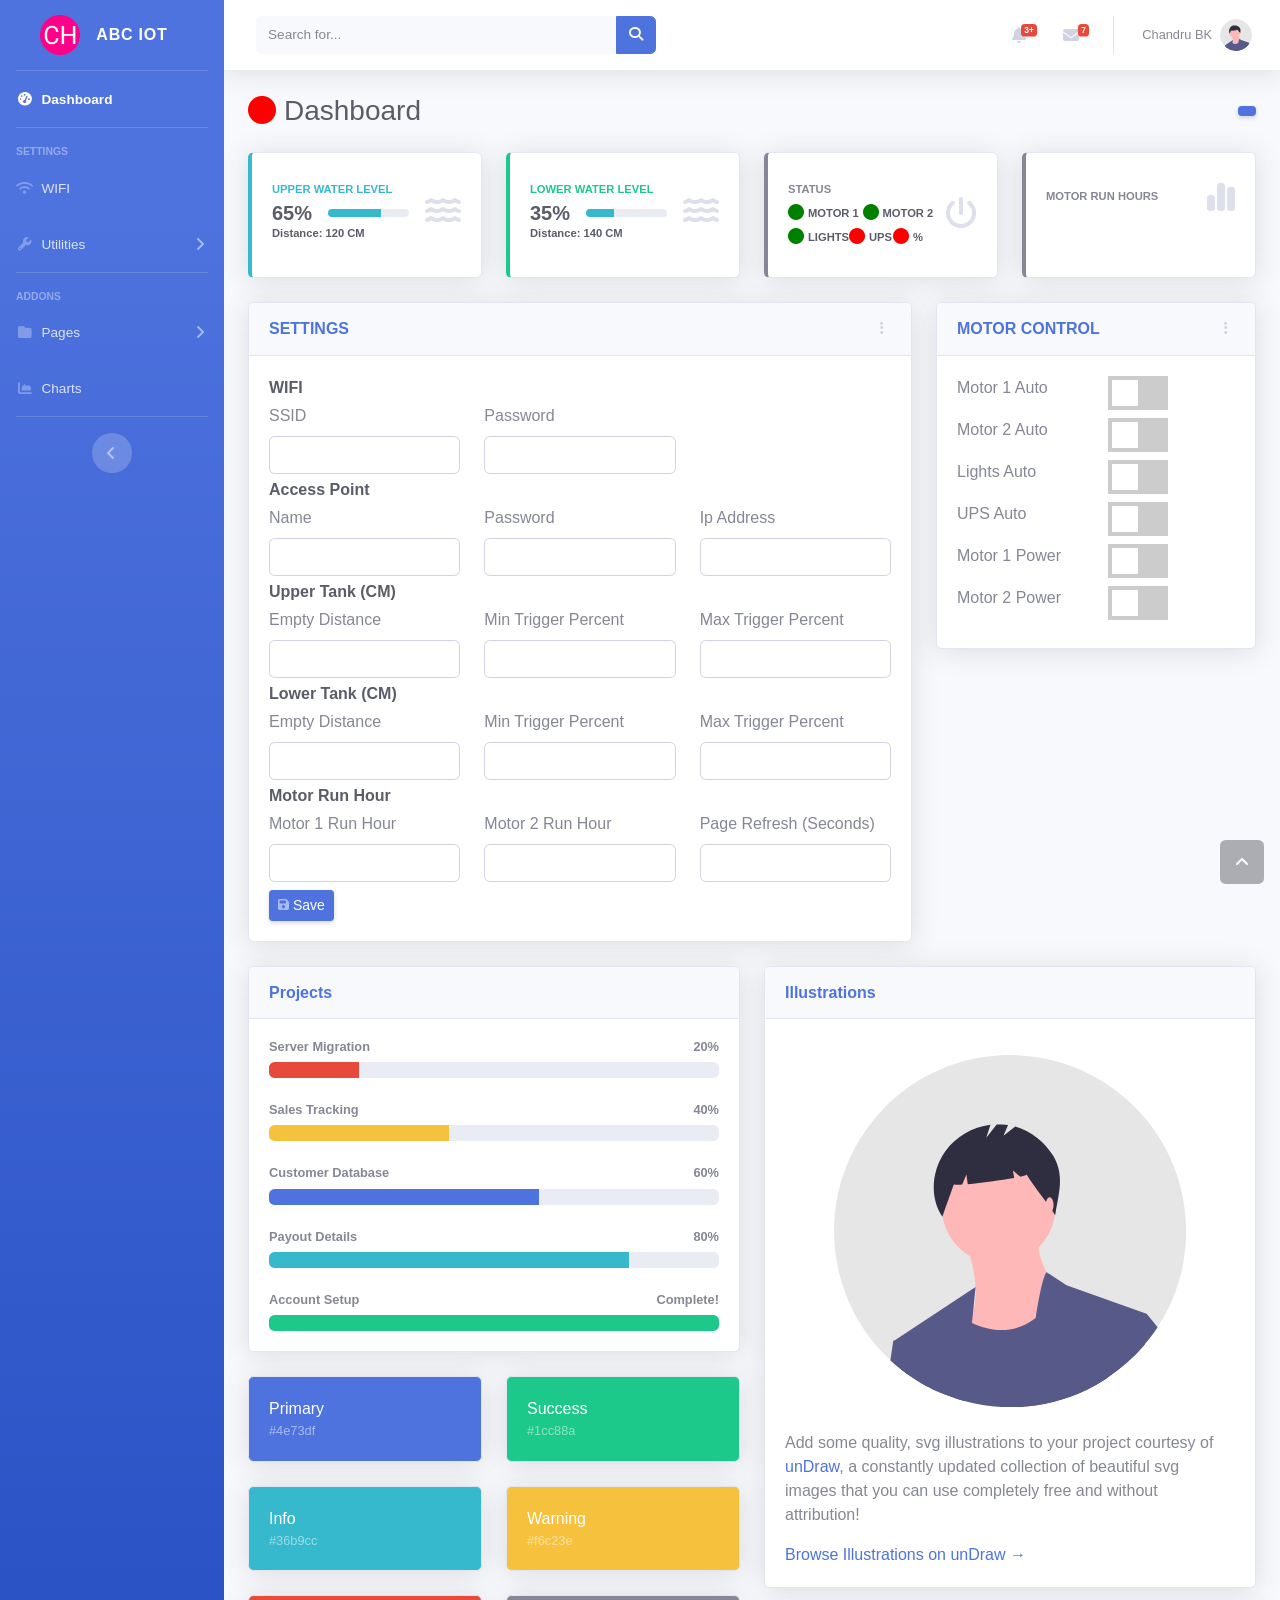
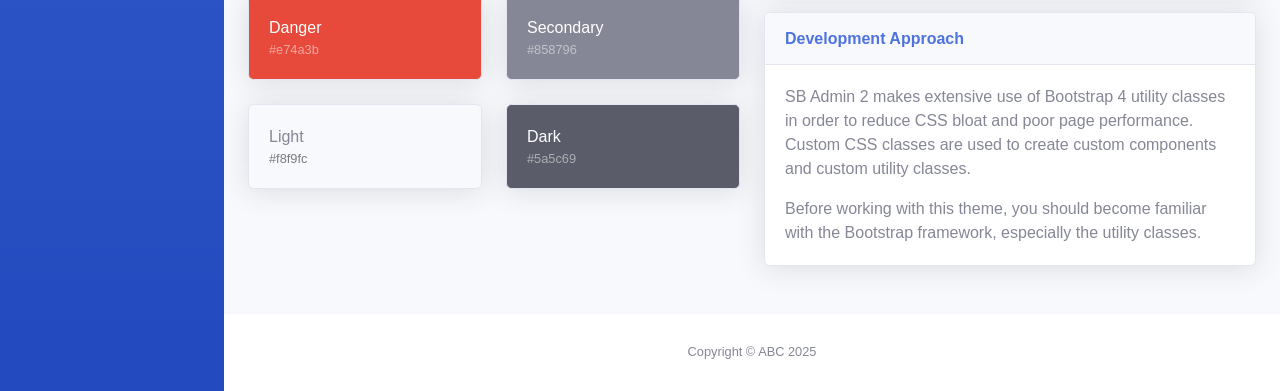
<file: data/index.html>
<!DOCTYPE html>
<html lang="en">

<head>
    <meta charset="utf-8">
    <meta http-equiv="X-UA-Compatible" content="IE=edge">
    <meta name="viewport" content="width=device-width, initial-scale=1, shrink-to-fit=no">
    <meta name="description" content="">
    <meta name="author" content="Aishwarya BC">
    <title>ABC - IOT</title>
    <link rel="icon" type="image/png" href="favicon.ico">
    <link href="fontawesome.min.css" rel="stylesheet" type="text/css">
    <link href="bootstrap.css" rel="stylesheet">
</head>

<body id="page-top">
    <div id="loading-indicator">
        <div class="loading-Icon ">
            <div class="spinner-border text-primary" role="status">
                <span class="sr-only">Loading...</span>
            </div>
            <h3 class="loading-text"> Loading..</h3>
        </div>
    </div>

    <!-- Page Wrapper -->
    <div id="wrapper">

        <!-- Sidebar -->
        <ul class="navbar-nav bg-gradient-primary sidebar sidebar-dark accordion" id="accordionSidebar">
            <!-- Sidebar - Brand -->
            <a class="sidebar-brand d-flex align-items-center justify-content-center" href="index.html">
                <div class="sidebar-brand-icon ">
                    <!-- <i class="fas fa-laugh-wink"></i> -->
                    <img src="logo.png" alt="App Logo" width="40">
                </div>
                <div class="sidebar-brand-text mx-3">ABC IOT</div>
            </a>

            <!-- Divider -->
            <hr class="sidebar-divider my-0">

            <!-- Nav Item - Dashboard -->
            <li class="nav-item active">
                <a class="nav-link" href="index.html">
                    <i class="fas fa-fw fa-tachometer-alt"></i>
                    <span>Dashboard</span>
                </a>
            </li>
            <!-- Divider -->
            <hr class="sidebar-divider">
            <!-- Heading -->
            <div class="sidebar-heading">
                Settings
            </div>

            <li class="nav-item">
                <a class="nav-link" href="wifi.html">
                    <i class="fas fa-fw fa-wifi"></i>
                    <span>WIFI</span></a>
            </li>
            <!-- Nav Item - Utilities Collapse Menu -->
            <li class="nav-item">
                <a class="nav-link collapsed" href="#" data-toggle="collapse" data-target="#collapseUtilities"
                    aria-expanded="true" aria-controls="collapseUtilities">
                    <i class="fas fa-fw fa-wrench"></i>
                    <span>Utilities</span>
                </a>
                <div id="collapseUtilities" class="collapse" aria-labelledby="headingUtilities"
                    data-parent="#accordionSidebar">
                    <div class="bg-white py-2 collapse-inner rounded">
                        <h6 class="collapse-header">Other Information:</h6>
                        <a class="collapse-item" href="/home">Home</a>
                        <a class="collapse-item" href="/network-ino">Network Info</a>
                        <a class="collapse-item" href="timer">Timer</a>
                        <a class="collapse-item" href="#">Other</a>
                    </div>
                </div>
            </li>

            <!-- Divider -->
            <hr class="sidebar-divider">

            <!-- Heading -->
            <div class="sidebar-heading">
                Addons
            </div>

            <!-- Nav Item - Pages Collapse Menu -->
            <li class="nav-item">
                <a class="nav-link collapsed" href="#" data-toggle="collapse" data-target="#collapsePages"
                    aria-expanded="true" aria-controls="collapsePages">
                    <i class="fas fa-fw fa-folder"></i>
                    <span>Pages</span>
                </a>
                <div id="collapsePages" class="collapse" aria-labelledby="headingPages" data-parent="#accordionSidebar">
                    <div class="bg-white py-2 collapse-inner rounded">
                        <h6 class="collapse-header">Login Screens:</h6>
                        <a class="collapse-item" href="login.html">Login</a>
                        <a class="collapse-item" href="register.html">Register</a>
                        <a class="collapse-item" href="forgot-password.html">Forgot Password</a>
                        <div class="collapse-divider"></div>
                        <h6 class="collapse-header">Other Pages:</h6>
                        <a class="collapse-item" href="404.html">404 Page</a>
                        <a class="collapse-item" href="blank.html">Blank Page</a>
                    </div>
                </div>
            </li>
            <!-- Nav Item - Charts -->
            <li class="nav-item">
                <a class="nav-link" href="charts.html">
                    <i class="fas fa-fw fa-chart-area"></i>
                    <span>Charts</span></a>
            </li>
            <!-- Divider -->
            <hr class="sidebar-divider d-none d-md-block">
            <!-- Sidebar Toggler (Sidebar) -->
            <div class="text-center d-none d-md-inline">
                <button class="rounded-circle border-0" id="sidebarToggle"></button>
            </div>
        </ul>
        <!-- End of Sidebar -->

        <!-- Content Wrapper -->
        <div id="content-wrapper" class="d-flex flex-column">

            <!-- Main Content -->
            <div id="content">

                <!-- Topbar -->
                <nav class="navbar navbar-expand navbar-light bg-white topbar mb-4 static-top shadow">

                    <!-- Sidebar Toggle (Topbar) -->
                    <button id="sidebarToggleTop" class="btn btn-link d-md-none rounded-circle mr-3">
                        <i class="fa fa-bars"></i>
                    </button>

                    <!-- Topbar Search -->
                    <form
                        class="d-none d-sm-inline-block form-inline mr-auto ml-md-3 my-2 my-md-0 mw-100 navbar-search">
                        <div class="input-group">
                            <input type="text" class="form-control bg-light border-0 small" placeholder="Search for..."
                                aria-label="Search" aria-describedby="basic-addon2">
                            <div class="input-group-append">
                                <button class="btn btn-primary" type="button">
                                    <i class="fas fa-search fa-sm"></i>
                                </button>
                            </div>
                        </div>
                    </form>

                    <!-- Topbar Navbar -->
                    <ul class="navbar-nav ml-auto">

                        <!-- Nav Item - Search Dropdown (Visible Only XS) -->
                        <li class="nav-item dropdown no-arrow d-sm-none">
                            <a class="nav-link dropdown-toggle" href="#" id="searchDropdown" role="button"
                                data-toggle="dropdown" aria-haspopup="true" aria-expanded="false">
                                <i class="fas fa-search fa-fw"></i>
                            </a>
                            <!-- Dropdown - Messages -->
                            <div class="dropdown-menu dropdown-menu-right p-3 shadow animated--grow-in"
                                aria-labelledby="searchDropdown">
                                <form class="form-inline mr-auto w-100 navbar-search">
                                    <div class="input-group">
                                        <input type="text" class="form-control bg-light border-0 small"
                                            placeholder="Search for..." aria-label="Search"
                                            aria-describedby="basic-addon2">
                                        <div class="input-group-append">
                                            <button class="btn btn-primary" type="button">
                                                <i class="fas fa-search fa-sm"></i>
                                            </button>
                                        </div>
                                    </div>
                                </form>
                            </div>
                        </li>

                        <!-- Nav Item - Alerts -->
                        <li class="nav-item dropdown no-arrow mx-1">
                            <a class="nav-link dropdown-toggle" href="#" id="alertsDropdown" role="button"
                                data-toggle="dropdown" aria-haspopup="true" aria-expanded="false">
                                <i class="fas fa-bell fa-fw"></i>
                                <!-- Counter - Alerts -->
                                <span class="badge badge-danger badge-counter">3+</span>
                            </a>
                            <!-- Dropdown - Alerts -->
                            <div class="dropdown-list dropdown-menu dropdown-menu-right shadow animated--grow-in"
                                aria-labelledby="alertsDropdown">
                                <h6 class="dropdown-header">
                                    Alerts Center
                                </h6>
                                <a class="dropdown-item d-flex align-items-center" href="#">
                                    <div class="mr-3">
                                        <div class="icon-circle bg-primary">
                                            <i class="fas fa-file-alt text-white"></i>
                                        </div>
                                    </div>
                                    <div>
                                        <div class="small text-gray-500">December 12, 2019</div>
                                        <span class="font-weight-bold">A new monthly report is ready to download!</span>
                                    </div>
                                </a>
                                <a class="dropdown-item d-flex align-items-center" href="#">
                                    <div class="mr-3">
                                        <div class="icon-circle bg-success">
                                            <i class="fas fa-donate text-white"></i>
                                        </div>
                                    </div>
                                    <div>
                                        <div class="small text-gray-500">December 7, 2019</div>
                                        $290.29 has been deposited into your account!
                                    </div>
                                </a>
                                <a class="dropdown-item d-flex align-items-center" href="#">
                                    <div class="mr-3">
                                        <div class="icon-circle bg-warning">
                                            <i class="fas fa-exclamation-triangle text-white"></i>
                                        </div>
                                    </div>
                                    <div>
                                        <div class="small text-gray-500">December 2, 2019</div>
                                        Spending Alert: We've noticed unusually high spending for your account.
                                    </div>
                                </a>
                                <a class="dropdown-item text-center small text-gray-500" href="#">Show All Alerts</a>
                            </div>
                        </li>

                        <!-- Nav Item - Messages -->
                        <li class="nav-item dropdown no-arrow mx-1">
                            <a class="nav-link dropdown-toggle" href="#" id="messagesDropdown" role="button"
                                data-toggle="dropdown" aria-haspopup="true" aria-expanded="false">
                                <i class="fas fa-envelope fa-fw"></i>
                                <!-- Counter - Messages -->
                                <span class="badge badge-danger badge-counter">7</span>
                            </a>
                            <!-- Dropdown - Messages -->
                            <div class="dropdown-list dropdown-menu dropdown-menu-right shadow animated--grow-in"
                                aria-labelledby="messagesDropdown">
                                <h6 class="dropdown-header">
                                    Message Center
                                </h6>
                                <a class="dropdown-item d-flex align-items-center" href="#">
                                    <div class="dropdown-list-image mr-3">
                                        <img class="rounded-circle" src="profile.svg" alt="...">
                                        <div class="status-indicator bg-success"></div>
                                    </div>
                                    <div class="font-weight-bold">
                                        <div class="text-truncate">Hi there! I am wondering if you can help me with a
                                            problem I've been having.</div>
                                        <div class="small text-gray-500">Emily Fowler · 58m</div>
                                    </div>
                                </a>
                                <a class="dropdown-item d-flex align-items-center" href="#">
                                    <div class="dropdown-list-image mr-3">
                                        <img class="rounded-circle" src="profile.svg" alt="...">
                                        <div class="status-indicator"></div>
                                    </div>
                                    <div>
                                        <div class="text-truncate">I have the photos that you ordered last month, how
                                            would you like them sent to you?</div>
                                        <div class="small text-gray-500">Jae Chun · 1d</div>
                                    </div>
                                </a>
                                <a class="dropdown-item d-flex align-items-center" href="#">
                                    <div class="dropdown-list-image mr-3">
                                        <img class="rounded-circle" src="profile.svg" alt="...">
                                        <div class="status-indicator bg-warning"></div>
                                    </div>
                                    <div>
                                        <div class="text-truncate">Last month's report looks great, I am very happy with
                                            the progress so far, keep up the good work!</div>
                                        <div class="small text-gray-500">Morgan Alvarez · 2d</div>
                                    </div>
                                </a>
                                <a class="dropdown-item text-center small text-gray-500" href="#">Read More Messages</a>
                            </div>
                        </li>

                        <div class="topbar-divider d-none d-sm-block"></div>

                        <!-- Nav Item - User Information -->
                        <li class="nav-item dropdown no-arrow">
                            <a class="nav-link dropdown-toggle" href="#" id="userDropdown" role="button"
                                data-toggle="dropdown" aria-haspopup="true" aria-expanded="false">
                                <span class="mr-2 d-none d-lg-inline text-gray-600 small">Chandru BK</span>
                                <img class="img-profile rounded-circle" src="profile.svg">
                            </a>
                            <!-- Dropdown - User Information -->
                            <div class="dropdown-menu dropdown-menu-right shadow animated--grow-in"
                                aria-labelledby="userDropdown">
                                <a class="dropdown-item" href="#">
                                    <i class="fas fa-user fa-sm fa-fw mr-2 text-gray-400"></i>
                                    Profile
                                </a>
                                <a class="dropdown-item" href="#">
                                    <i class="fas fa-cogs fa-sm fa-fw mr-2 text-gray-400"></i>
                                    Settings
                                </a>
                                <a class="dropdown-item" href="#">
                                    <i class="fas fa-list fa-sm fa-fw mr-2 text-gray-400"></i>
                                    Activity Log
                                </a>
                                <div class="dropdown-divider"></div>
                                <a class="dropdown-item" href="#" data-toggle="modal" data-target="#logoutModal">
                                    <i class="fas fa-sign-out-alt fa-sm fa-fw mr-2 text-gray-400"></i>
                                    Logout
                                </a>
                            </div>
                        </li>
                    </ul>
                </nav>
                <!-- End of Topbar -->

                <!-- Begin Page Content -->
                <div class="container-fluid">
                    <!-- Page Heading -->
                    <div class="d-sm-flex align-items-center justify-content-between mb-4">
                        <h1 class="h3 mb-0 text-gray-800"><i class="fas fa-circle fa-1x mr-2" id="ServerStatus"
                                style="color: lightgray;"></i>Dashboard</h1>
                        <div id="ServerTime" class="btn btn-sm btn-primary shadow-sm"></div>
                    </div>
                    <div class="row card border-left-danger shadow h-100 py-2 mb-4" id="MessageBox">
                        <div class="col mr-4 align-items-center" id="MessageBoxMessage">
                            Error
                        </div>
                    </div>

                    <!-- Content Row -->
                    <div class="row">
                        <!-- Upper Water Level Card -->
                        <div class="col-xl-3 col-md-6 mb-4">
                            <div class="card border-left-info shadow h-100 py-2">
                                <div class="card-body">
                                    <div class="row no-gutters align-items-center">
                                        <div class="col mr-2">
                                            <div class="text-xs font-weight-bold text-info text-uppercase mb-1">Upper
                                                Water Level
                                            </div>
                                            <div class="row no-gutters align-items-center">
                                                <div class="col-auto">
                                                    <div id="UpperWaterLevelPercent"
                                                        class="h5 mb-0 mr-3 font-weight-bold text-gray-800">65%</div>
                                                </div>
                                                <div class="col">
                                                    <div class="progress progress-sm mr-2">
                                                        <div class="progress-bar bg-info" role="progressbar"
                                                            id="UpperWaterLevelPercentProgress" style="width: 65%"
                                                            aria-valuenow="65" aria-valuemin="0" aria-valuemax="100">
                                                        </div>
                                                    </div>
                                                </div>
                                                <div class="col-auto">
                                                    <div id="UpperWaterLevelDistance"
                                                        class="mr-1 font-weight-bold text-gray-800 text-xs">
                                                        Distance: 120 CM</div>
                                                </div>
                                            </div>
                                        </div>
                                        <div class="col-auto">
                                            <i class="fas fa-water fa-2x text-gray-300"></i>
                                        </div>
                                    </div>
                                </div>
                            </div>
                        </div>
                        <!-- Lower Water Level Card -->
                        <div class="col-xl-3 col-md-6 mb-4">
                            <div class="card border-left-success shadow h-100 py-2">
                                <div class="card-body">
                                    <div class="row no-gutters align-items-center">
                                        <div class="col mr-2">
                                            <div class="text-xs font-weight-bold text-success text-uppercase mb-1">Lower
                                                Water Level
                                            </div>
                                            <div class="row no-gutters align-items-center">
                                                <div class="col-auto">
                                                    <div id="LowerWaterLevelPercent"
                                                        class="h5 mb-0 mr-3 font-weight-bold text-gray-800">35%</div>
                                                </div>
                                                <div class="col">
                                                    <div class="progress progress-sm mr-2">
                                                        <div class="progress-bar bg-info" role="progressbar"
                                                            id="LowerWaterLevelPercentProgress" style="width: 35%"
                                                            aria-valuenow="65" aria-valuemin="0" aria-valuemax="100">
                                                        </div>
                                                    </div>
                                                </div>
                                                <div class="col-auto">
                                                    <div id="LowerWaterLevelDistance"
                                                        class="mr-3 font-weight-bold text-gray-800 text-xs">
                                                        Distance: 140 CM</div>
                                                </div>
                                            </div>
                                        </div>
                                        <div class="col-auto">
                                            <i class="fas fa-water fa-2x text-gray-300"></i>
                                        </div>
                                    </div>
                                </div>
                            </div>
                        </div>
                        <!-- MOTOR STATUS Card Example -->
                        <div class="col-xl-3 col-md-6 mb-4">
                            <div class="card border-left-secondary shadow h-100 py-2">
                                <div class="card-body">
                                    <div class="row no-gutters align-items-center">
                                        <div class="col mr-2">
                                            <div class="text-xs font-weight-bold text-secondary text-uppercase mb-1">
                                                Status
                                            </div>
                                            <div class="row no-gutters align-items-center">
                                                <div class="col d-flex align-items-center">
                                                    <div>
                                                        <i class="fas fa-circle fa-1x" id="Motor1Status"
                                                            style="color: green;"></i>
                                                    </div>
                                                    <div>
                                                        <div class="ml-1 font-weight-bold text-gray-800 text-xs">
                                                            MOTOR
                                                            1
                                                        </div>
                                                    </div>
                                                </div>
                                                <div class="col d-flex align-items-center">
                                                    <div>
                                                        <i class="fas fa-circle fa-1x" id="Motor2Status"
                                                            style="color: green;"></i>
                                                    </div>
                                                    <div>
                                                        <div class="ml-1 font-weight-bold text-gray-800 text-xs">
                                                            MOTOR
                                                            2
                                                        </div>
                                                    </div>
                                                </div>
                                                <div class="col d-flex align-items-center">
                                                    <div>
                                                        <i class="fas fa-circle fa-1x" id="LightStatus"
                                                            style="color: green;"></i>
                                                    </div>
                                                    <div>
                                                        <div class="ml-1 font-weight-bold text-gray-800 text-xs">
                                                            LIGHTS
                                                        </div>
                                                    </div>
                                                </div>
                                                <div class="col d-flex align-items-center">
                                                    <div>
                                                        <i class="fas fa-circle fa-1x" id="UpsStatus"
                                                            style="color: red;"></i>
                                                    </div>
                                                    <div>
                                                        <div class="ml-1 font-weight-bold text-gray-800 text-xs">
                                                            UPS
                                                        </div>
                                                    </div>
                                                </div>
                                                <div class="col d-flex align-items-center">
                                                    <div>
                                                        <i class="fas fa-circle fa-1x" id="WifiStatus"
                                                            style="color: red;"></i>
                                                    </div>
                                                    <div>
                                                        <div id="WifiSignalStrength"
                                                            class="ml-1 font-weight-bold text-gray-800 text-xs">
                                                            %
                                                        </div>
                                                    </div>
                                                </div>
                                            </div>
                                        </div>
                                        <div class="col-auto">
                                            <i class="fas fa-power-off fa-2x text-gray-300"></i>
                                        </div>
                                    </div>
                                </div>
                            </div>
                        </div>
                        <!-- MOTOR STATUS Card Example -->
                        <div class="col-xl-3 col-md-6 mb-4">
                            <div class="card border-left-secondary shadow h-100 py-2">
                                <div class="card-body">
                                    <div class="row no-gutters align-items-center">
                                        <div class="col mr-2">
                                            <div class="text-xs font-weight-bold text-secondary text-uppercase mb-1">
                                                Motor Run Hours
                                            </div>
                                            <div class="col ">
                                                <div id="Motor1RunHourLabel"
                                                    class="ml-1 font-weight-bold text-gray-800 text-xs">
                                                </div>
                                            </div>
                                            <div class="col">
                                                <div id="Motor2RunHourLabel"
                                                    class="ml-1 font-weight-bold text-gray-800 text-xs">
                                                </div>
                                            </div>
                                        </div>
                                        <div class="col-auto">
                                            <i class="fas fa-chart-simple fa-2x text-gray-300"></i>
                                        </div>
                                    </div>
                                </div>
                            </div>
                        </div>
                    </div>
                    <!-- Content Row -->
                    <div class="row">
                        <!-- Area Chart -->
                        <div class="col-xl-8 col-lg-7">
                            <div class="card shadow mb-4">
                                <!-- Card Header - Dropdown -->
                                <div
                                    class="card-header py-3 d-flex flex-row align-items-center justify-content-between">
                                    <h6 class="m-0 font-weight-bold text-primary">SETTINGS</h6>
                                    <div class="dropdown no-arrow">
                                        <a class="dropdown-toggle" href="#" role="button" id="dropdownMenuLink"
                                            data-toggle="dropdown" aria-haspopup="true" aria-expanded="false">
                                            <i class="fas fa-ellipsis-v fa-sm fa-fw text-gray-400"></i>
                                        </a>
                                        <div class="dropdown-menu dropdown-menu-right shadow animated--fade-in"
                                            aria-labelledby="dropdownMenuLink">
                                            <div class="dropdown-header">Dropdown Header:</div>
                                            <a class="dropdown-item" href="#">Action</a>
                                            <a class="dropdown-item" href="#">Another action</a>
                                            <div class="dropdown-divider"></div>
                                            <a class="dropdown-item" href="#">Something else here</a>
                                        </div>
                                    </div>
                                </div>
                                <!-- Card Body -->
                                <div class="card-body">
                                    <div class="row mb-1">
                                        <div class="col font-weight-bold text-gray-800">
                                            WIFI
                                        </div>
                                    </div>
                                    <div class="row mb-1">
                                        <div class="col">
                                            <label for="WifiSsid" class="form-label">SSID</label>
                                            <input type="text" class="form-control" id="WifiSsid" />
                                        </div>
                                        <div class="col">
                                            <label for="WifiPassword" class="form-label">Password
                                            </label>
                                            <input type="password" class="form-control" id="WifiPassword" />
                                        </div>
                                        <div class="col">

                                        </div>
                                    </div>
                                    <div class="row mb-1">
                                        <div class="col font-weight-bold text-gray-800">
                                            Access Point
                                        </div>
                                    </div>
                                    <div class="row mb-1">
                                        <div class="col">
                                            <label for="WifiAccessPointName" class="form-label">Name</label>
                                            <input type="text" class="form-control" id="WifiAccessPointName" />
                                        </div>
                                        <div class="col">
                                            <label for="WifiAccessPointPassword" class="form-label">Password
                                            </label>
                                            <input type="password" class="form-control" id="WifiAccessPointPassword" />
                                        </div>
                                        <div class="col">
                                            <label for="WifiAccessPointIp" class="form-label">Ip Address
                                            </label>
                                            <input type="text" class="form-control" id="WifiAccessPointIp" />
                                        </div>
                                    </div>
                                    <div class="row mb-1">
                                        <div class="col font-weight-bold text-gray-800">
                                            Upper Tank (CM)
                                        </div>
                                    </div>
                                    <div class="row mb-1">
                                        <div class="col">
                                            <label for="UpperTankEmptyDistance" class="form-label">Empty
                                                Distance</label>
                                            <input type="number" class="form-control" id="UpperTankEmptyDistance" />
                                        </div>
                                        <div class="col">
                                            <label for="UpperTankMinTriggerPercent" class="form-label">Min
                                                Trigger Percent
                                            </label>
                                            <input type="number" class="form-control" id="UpperTankMinTriggerPercent" />
                                        </div>
                                        <div class="col">
                                            <label for="UpperTankMaxTriggerPercent" class="form-label">Max
                                                Trigger Percent
                                            </label>
                                            <input type="number" class="form-control" id="UpperTankMaxTriggerPercent" />
                                        </div>
                                    </div>
                                    <div class="row mb-1">
                                        <div class="col font-weight-bold text-gray-800">
                                            Lower Tank (CM)
                                        </div>
                                    </div>
                                    <div class="row mb-1">
                                        <div class="col">
                                            <label for="LowerTankEmptyDistance" class="form-label">Empty
                                                Distance</label>
                                            <input type="number" class="form-control" id="LowerTankEmptyDistance" />
                                        </div>
                                        <div class="col">
                                            <label for="LowerTankMinTriggerPercent" class="form-label">Min
                                                Trigger Percent
                                            </label>
                                            <input type="number" class="form-control" id="LowerTankMinTriggerPercent" />
                                        </div>
                                        <div class="col">
                                            <label for="LowerTankMaxTriggerPercent" class="form-label">Max
                                                Trigger Percent
                                            </label>
                                            <input type="number" class="form-control" id="LowerTankMaxTriggerPercent" />
                                        </div>
                                    </div>
                                    <div class="row mb-1">
                                        <div class="col font-weight-bold text-gray-800">
                                            Motor Run Hour
                                        </div>
                                    </div>
                                    <div class="row mb-2">
                                        <div class="col">
                                            <label for="Motor1RunHour" class="form-label">Motor 1 Run Hour
                                            </label>
                                            <input type="number" class="form-control" id="Motor1RunHour" />
                                        </div>
                                        <div class="col">
                                            <label for="Motor2RunHour" class="form-label">Motor 2 Run Hour
                                            </label>
                                            <input type="number" class="form-control" id="Motor2RunHour" />
                                        </div>
                                        <div class="col">
                                            <label for="PageRefreshSeconds" class="form-label">Page Refresh (Seconds)
                                            </label>
                                            <input type="number" class="form-control" id="PageRefreshSeconds" />
                                        </div>
                                    </div>
                                    <div class="row">
                                        <div class="col">
                                            <button id="SaveMotorSettingButton"
                                                class="btn btn-sm btn-primary shadow-sm"><i
                                                    class="fas fa-floppy-disk fa-sm text-white-50"></i> Save</button>
                                        </div>
                                    </div>
                                </div>
                            </div>
                        </div>

                        <!-- Pie Chart -->
                        <div class="col-xl-4 col-lg-5">
                            <div class="card shadow mb-4">
                                <!-- Card Header - Dropdown -->
                                <div
                                    class="card-header py-3 d-flex flex-row align-items-center justify-content-between">
                                    <h6 class="m-0 font-weight-bold text-primary">MOTOR CONTROL</h6>
                                    <div class="dropdown no-arrow">
                                        <a class="dropdown-toggle" href="#" role="button" id="dropdownMenuLink"
                                            data-toggle="dropdown" aria-haspopup="true" aria-expanded="false">
                                            <i class="fas fa-ellipsis-v fa-sm fa-fw text-gray-400"></i>
                                        </a>
                                        <div class="dropdown-menu dropdown-menu-right shadow animated--fade-in"
                                            aria-labelledby="dropdownMenuLink">
                                            <div class="dropdown-header">Dropdown Header:</div>
                                            <a class="dropdown-item" href="#">Action</a>
                                            <a class="dropdown-item" href="#">Another action</a>
                                            <div class="dropdown-divider"></div>
                                            <a class="dropdown-item" href="#">Something else here</a>
                                        </div>
                                    </div>
                                </div>
                                <!-- Card Body -->
                                <div class="card-body">
                                    <div class="row">
                                        <div class="col">
                                            <label>Motor 1 Auto </label>
                                        </div>
                                        <div class="col">
                                            <label class="switch">
                                                <input type="checkbox" id="Motor1AutoSwitch" />
                                                <span class="slider" />
                                            </label>
                                        </div>
                                    </div>
                                    <div class="row">
                                        <div class="col">
                                            <label>Motor 2 Auto </label>
                                        </div>
                                        <div class="col">
                                            <label class="switch">
                                                <input type="checkbox" id="Motor2AutoSwitch" />
                                                <span class="slider" />
                                            </label>
                                        </div>
                                    </div>
                                    <div class="row">
                                        <div class="col">
                                            <label>Lights Auto </label>
                                        </div>
                                        <div class="col">
                                            <label class="switch">
                                                <input type="checkbox" id="LightAutoSwitch" />
                                                <span class="slider" />
                                            </label>
                                        </div>
                                    </div>
                                    <div class="row">
                                        <div class="col">
                                            <label>UPS Auto </label>
                                        </div>
                                        <div class="col">
                                            <label class="switch">
                                                <input type="checkbox" id="UpsAutoSwitch" />
                                                <span class="slider" />
                                            </label>
                                        </div>
                                    </div>
                                    <div class="row">
                                        <div class="col">
                                            <label>Motor 1 Power </label>
                                        </div>
                                        <div class="col">
                                            <label class="switch">
                                                <input type="checkbox" id="Motor1PowerSwitch" />
                                                <span class="slider" />
                                            </label>
                                        </div>
                                    </div>
                                    <div class="row">
                                        <div class="col">
                                            <label>Motor 2 Power </label>
                                        </div>
                                        <div class="col">
                                            <label class="switch">
                                                <input type="checkbox" id="Motor2PowerSwitch" />
                                                <span class="slider" />
                                            </label>
                                        </div>
                                    </div>
                                </div>
                            </div>
                        </div>
                    </div>

                    <!-- Content Row -->
                    <div class="row">

                        <!-- Content Column -->
                        <div class="col-lg-6 mb-4">

                            <!-- Project Card Example -->
                            <div class="card shadow mb-4">
                                <div class="card-header py-3">
                                    <h6 class="m-0 font-weight-bold text-primary">Projects</h6>
                                </div>
                                <div class="card-body">
                                    <h4 class="small font-weight-bold">Server Migration <span
                                            class="float-right">20%</span></h4>
                                    <div class="progress mb-4">
                                        <div class="progress-bar bg-danger" role="progressbar" style="width: 20%"
                                            aria-valuenow="20" aria-valuemin="0" aria-valuemax="100"></div>
                                    </div>
                                    <h4 class="small font-weight-bold">Sales Tracking <span
                                            class="float-right">40%</span></h4>
                                    <div class="progress mb-4">
                                        <div class="progress-bar bg-warning" role="progressbar" style="width: 40%"
                                            aria-valuenow="40" aria-valuemin="0" aria-valuemax="100"></div>
                                    </div>
                                    <h4 class="small font-weight-bold">Customer Database <span
                                            class="float-right">60%</span></h4>
                                    <div class="progress mb-4">
                                        <div class="progress-bar" role="progressbar" style="width: 60%"
                                            aria-valuenow="60" aria-valuemin="0" aria-valuemax="100"></div>
                                    </div>
                                    <h4 class="small font-weight-bold">Payout Details <span
                                            class="float-right">80%</span></h4>
                                    <div class="progress mb-4">
                                        <div class="progress-bar bg-info" role="progressbar" style="width: 80%"
                                            aria-valuenow="80" aria-valuemin="0" aria-valuemax="100"></div>
                                    </div>
                                    <h4 class="small font-weight-bold">Account Setup <span
                                            class="float-right">Complete!</span></h4>
                                    <div class="progress">
                                        <div class="progress-bar bg-success" role="progressbar" style="width: 100%"
                                            aria-valuenow="100" aria-valuemin="0" aria-valuemax="100"></div>
                                    </div>
                                </div>
                            </div>

                            <!-- Color System -->
                            <div class="row">
                                <div class="col-lg-6 mb-4">
                                    <div class="card bg-primary text-white shadow">
                                        <div class="card-body">
                                            Primary
                                            <div class="text-white-50 small">#4e73df</div>
                                        </div>
                                    </div>
                                </div>
                                <div class="col-lg-6 mb-4">
                                    <div class="card bg-success text-white shadow">
                                        <div class="card-body">
                                            Success
                                            <div class="text-white-50 small">#1cc88a</div>
                                        </div>
                                    </div>
                                </div>
                                <div class="col-lg-6 mb-4">
                                    <div class="card bg-info text-white shadow">
                                        <div class="card-body">
                                            Info
                                            <div class="text-white-50 small">#36b9cc</div>
                                        </div>
                                    </div>
                                </div>
                                <div class="col-lg-6 mb-4">
                                    <div class="card bg-warning text-white shadow">
                                        <div class="card-body">
                                            Warning
                                            <div class="text-white-50 small">#f6c23e</div>
                                        </div>
                                    </div>
                                </div>
                                <div class="col-lg-6 mb-4">
                                    <div class="card bg-danger text-white shadow">
                                        <div class="card-body">
                                            Danger
                                            <div class="text-white-50 small">#e74a3b</div>
                                        </div>
                                    </div>
                                </div>
                                <div class="col-lg-6 mb-4">
                                    <div class="card bg-secondary text-white shadow">
                                        <div class="card-body">
                                            Secondary
                                            <div class="text-white-50 small">#858796</div>
                                        </div>
                                    </div>
                                </div>
                                <div class="col-lg-6 mb-4">
                                    <div class="card bg-light text-black shadow">
                                        <div class="card-body">
                                            Light
                                            <div class="text-black-50 small">#f8f9fc</div>
                                        </div>
                                    </div>
                                </div>
                                <div class="col-lg-6 mb-4">
                                    <div class="card bg-dark text-white shadow">
                                        <div class="card-body">
                                            Dark
                                            <div class="text-white-50 small">#5a5c69</div>
                                        </div>
                                    </div>
                                </div>
                            </div>

                        </div>

                        <div class="col-lg-6 mb-4">

                            <!-- Illustrations -->
                            <div class="card shadow mb-4">
                                <div class="card-header py-3">
                                    <h6 class="m-0 font-weight-bold text-primary">Illustrations</h6>
                                </div>
                                <div class="card-body">
                                    <div class="text-center">
                                        <img class="img-fluid px-3 px-sm-4 mt-3 mb-4" style="width: 25rem;"
                                            src="profile.svg" alt="...">
                                    </div>
                                    <p>Add some quality, svg illustrations to your project courtesy of <a
                                            target="_blank" rel="nofollow" href="https://undraw.co/">unDraw</a>, a
                                        constantly updated collection of beautiful svg images that you can use
                                        completely free and without attribution!</p>
                                    <a target="_blank" rel="nofollow" href="https://undraw.co/">Browse Illustrations on
                                        unDraw &rarr;</a>
                                </div>
                            </div>

                            <!-- Approach -->
                            <div class="card shadow mb-4">
                                <div class="card-header py-3">
                                    <h6 class="m-0 font-weight-bold text-primary">Development Approach</h6>
                                </div>
                                <div class="card-body">
                                    <p>SB Admin 2 makes extensive use of Bootstrap 4 utility classes in order to reduce
                                        CSS bloat and poor page performance. Custom CSS classes are used to create
                                        custom components and custom utility classes.</p>
                                    <p class="mb-0">Before working with this theme, you should become familiar with the
                                        Bootstrap framework, especially the utility classes.</p>
                                </div>
                            </div>

                        </div>
                    </div>

                </div>
                <!-- /.container-fluid -->

            </div>
            <!-- End of Main Content -->

            <!-- Footer -->
            <footer class="sticky-footer bg-white">
                <div class="container my-auto">
                    <div class="copyright text-center my-auto">
                        <span>Copyright &copy; ABC 2025</span>
                    </div>
                </div>
            </footer>
            <!-- End of Footer -->

        </div>
        <!-- End of Content Wrapper -->

    </div>
    <!-- End of Page Wrapper -->

    <!-- Scroll to Top Button-->
    <a class="scroll-to-top rounded" href="#page-top">
        <i class="fas fa-angle-up"></i>
    </a>

    <!-- Logout Modal-->
    <div class="modal fade" id="logoutModal" tabindex="-1" role="dialog" aria-labelledby="exampleModalLabel"
        aria-hidden="true">
        <div class="modal-dialog" role="document">
            <div class="modal-content">
                <div class="modal-header">
                    <h5 class="modal-title" id="exampleModalLabel">Ready to Leave?</h5>
                    <button class="close" type="button" data-dismiss="modal" aria-label="Close">
                        <span aria-hidden="true">×</span>
                    </button>
                </div>
                <div class="modal-body">Select "Logout" below if you are ready to end your current session.</div>
                <div class="modal-footer">
                    <button class="btn btn-secondary" type="button" data-dismiss="modal">Cancel</button>
                    <a class="btn btn-primary" href="login.html">Logout</a>
                </div>
            </div>
        </div>
    </div>
    <script src="jquery.min.js"></script>
    <script src="bootstrap.bundle.min.js"></script>
    <script src="script.js"></script>
    <script src="index.js"></script>
</body>

</html>
</file>
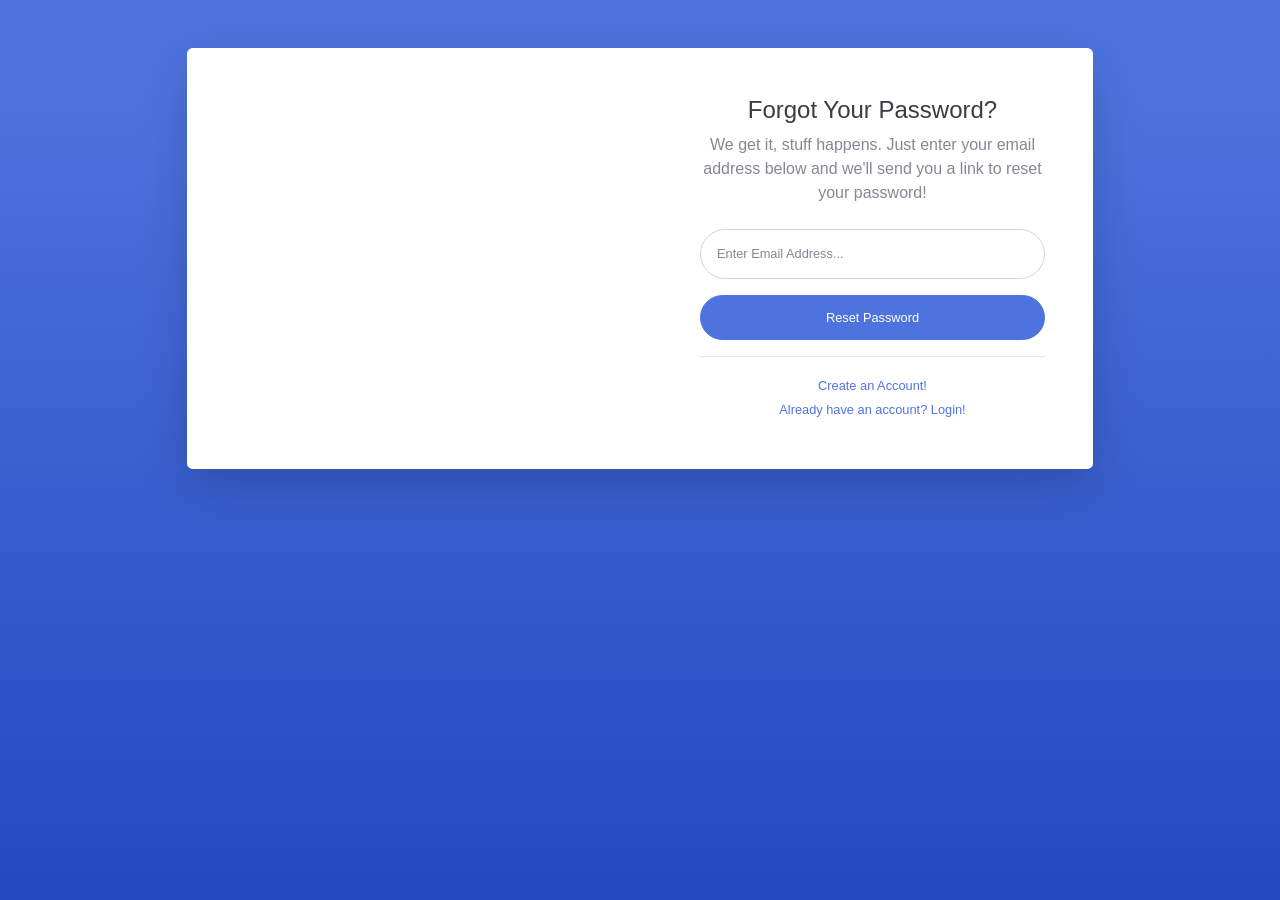
<file: data/forgot-password.html>
<!DOCTYPE html>
<html lang="en">

<head>
    <meta charset="utf-8">
    <meta http-equiv="X-UA-Compatible" content="IE=edge">
    <meta name="viewport" content="width=device-width, initial-scale=1, shrink-to-fit=no">
    <meta name="description" content="">
    <meta name="author" content="Aishwarya BC">
    <title>ABC - IOT</title>
    <link href="fontawesome.min.css" rel="stylesheet" type="text/css">
    <link href="bootstrap.css" rel="stylesheet">
</head>


<body class="bg-gradient-primary">

    <div class="container">

        <!-- Outer Row -->
        <div class="row justify-content-center">

            <div class="col-xl-10 col-lg-12 col-md-9">

                <div class="card o-hidden border-0 shadow-lg my-5">
                    <div class="card-body p-0">
                        <!-- Nested Row within Card Body -->
                        <div class="row">
                            <div class="col-lg-6 d-none d-lg-block bg-password-image"></div>
                            <div class="col-lg-6">
                                <div class="p-5">
                                    <div class="text-center">
                                        <h1 class="h4 text-gray-900 mb-2">Forgot Your Password?</h1>
                                        <p class="mb-4">We get it, stuff happens. Just enter your email address below
                                            and we'll send you a link to reset your password!</p>
                                    </div>
                                    <form class="user">
                                        <div class="form-group">
                                            <input type="email" class="form-control form-control-user"
                                                id="exampleInputEmail" aria-describedby="emailHelp"
                                                placeholder="Enter Email Address...">
                                        </div>
                                        <a href="login.html" class="btn btn-primary btn-user btn-block">
                                            Reset Password
                                        </a>
                                    </form>
                                    <hr>
                                    <div class="text-center">
                                        <a class="small" href="register.html">Create an Account!</a>
                                    </div>
                                    <div class="text-center">
                                        <a class="small" href="login.html">Already have an account? Login!</a>
                                    </div>
                                </div>
                            </div>
                        </div>
                    </div>
                </div>

            </div>

        </div>

    </div>
    <script src="jquery.min.js"></script>
    <script src="bootstrap.bundle.min.js"></script>
    <script src="script.js"></script>

</body>

</html>
</file>
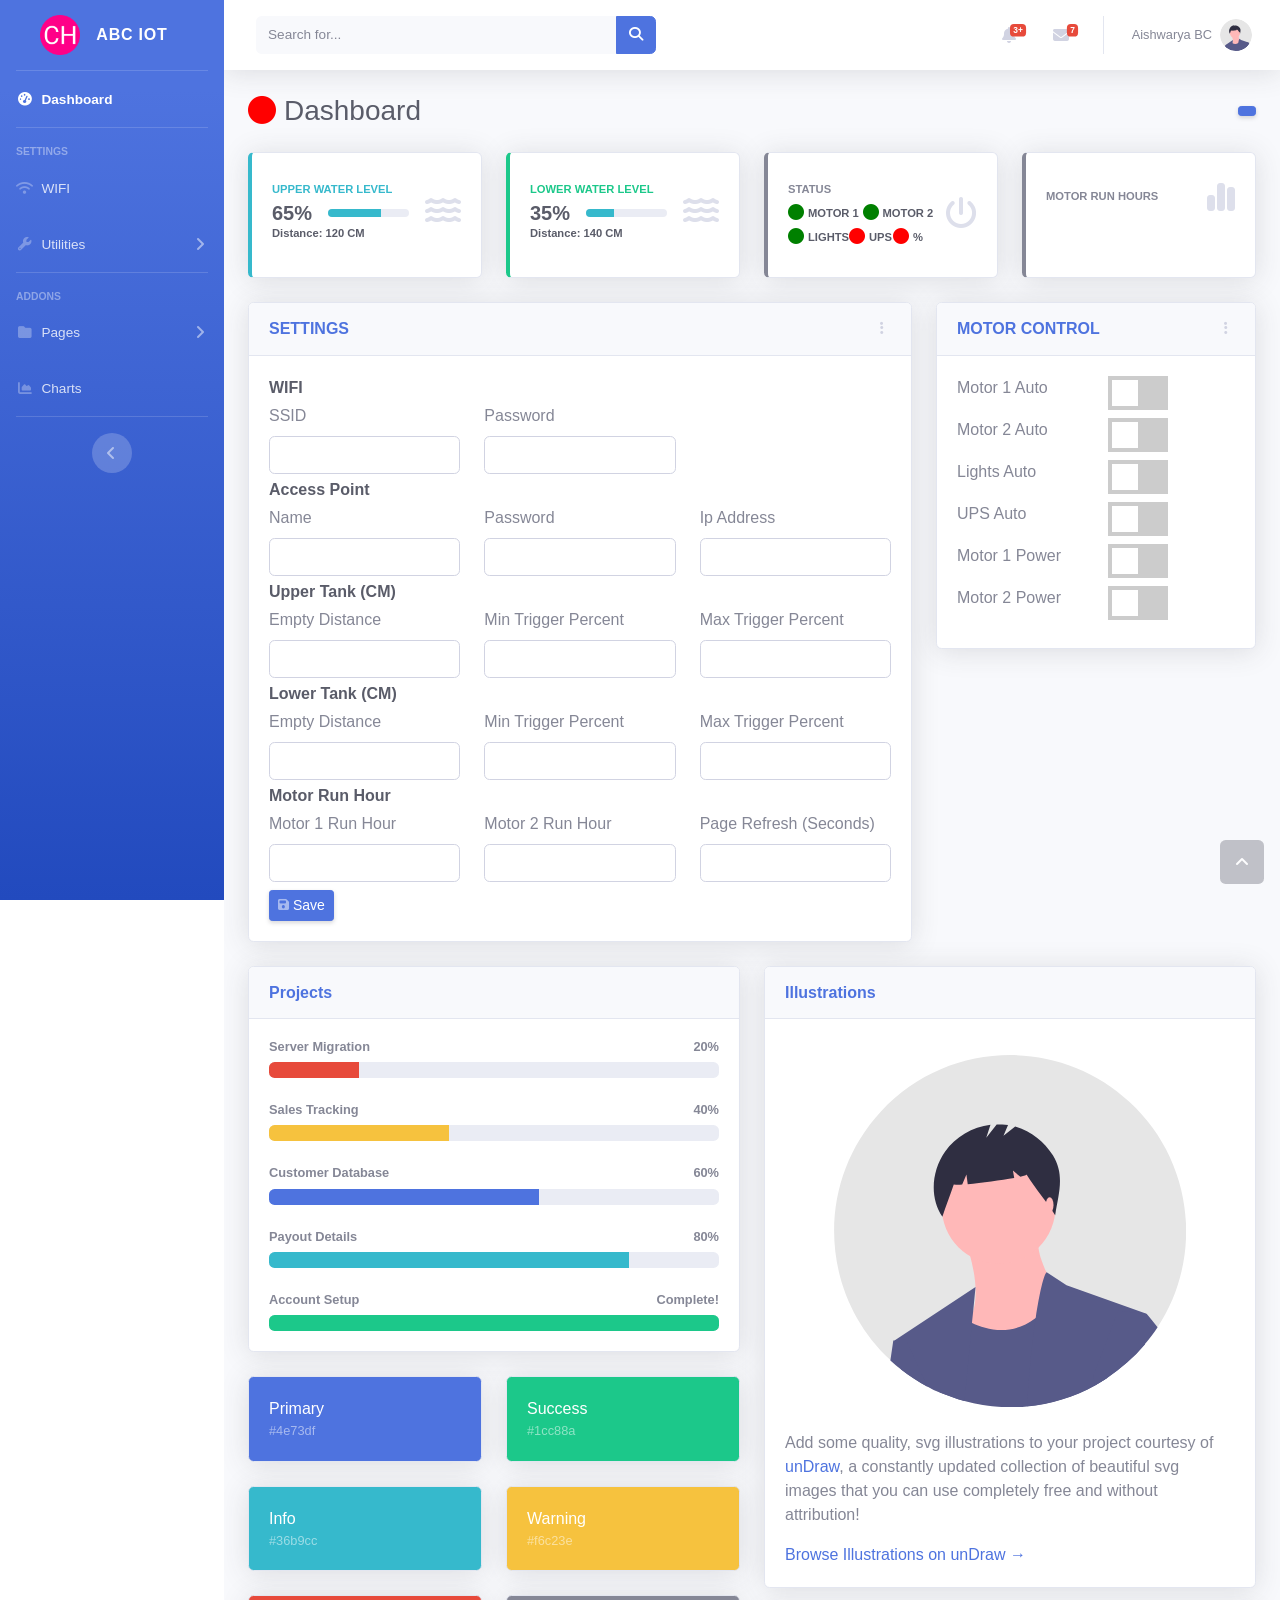
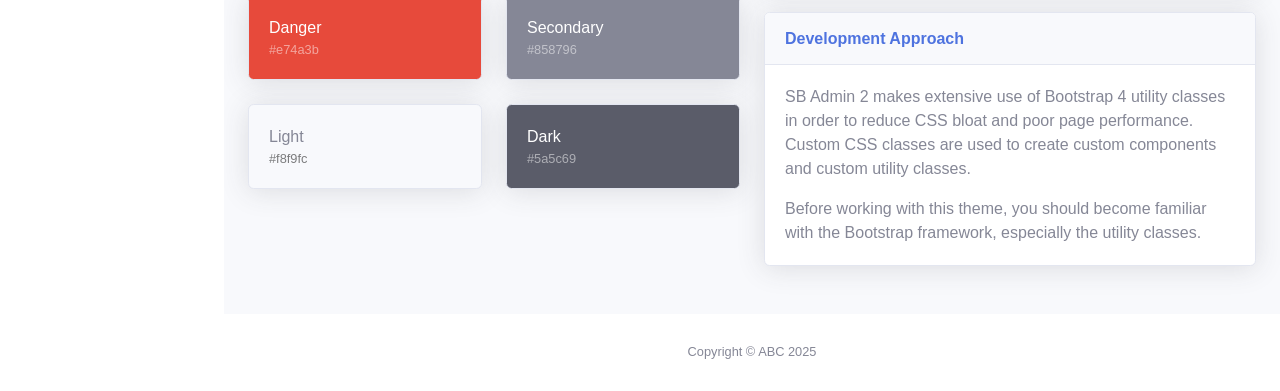
<file: data/home.html>
<!DOCTYPE html>
<html lang="en">
<!-- https://www.w3schools.com/howto/tryit.asp?filename=tryhow_html_include_2 -->

<head>
    <meta charset="utf-8">
    <meta http-equiv="X-UA-Compatible" content="IE=edge">
    <meta name="viewport" content="width=device-width, initial-scale=1, shrink-to-fit=no">
    <meta name="description" content="">
    <meta name="author" content="Aishwarya BC">
    <title>ABC - IOT</title>
    <link rel="icon" type="image/png" href="favicon.ico">
    <link href="fontawesome.min.css" rel="stylesheet" type="text/css">
    <link href="bootstrap.css" rel="stylesheet">
</head>

<body id="page-top">
    <div id="loading-indicator">
        <div class="loading-Icon ">
            <div class="spinner-border text-primary" role="status">
                <span class="sr-only">Loading...</span>
            </div>
            <h3 class="loading-text"> Loading..</h3>
        </div>
    </div>

    <!-- Page Wrapper -->
    <div id="wrapper">

        <!-- Sidebar -->
        <div w3-include-html="sidebar.html"></div>
        <!-- End of Sidebar -->

        <!-- Content Wrapper -->
        <div id="content-wrapper" class="d-flex flex-column">

            <!-- Main Content -->
            <div id="content">

                <!-- Topbar -->
                <div w3-include-html="header.html"></div>
                <!-- End of Topbar -->

                <!-- Begin Page Content -->
                <div class="container-fluid">
                    <!-- Page Heading -->
                    <div class="d-sm-flex align-items-center justify-content-between mb-4">
                        <h1 class="h3 mb-0 text-gray-800"><i class="fas fa-circle fa-1x mr-2" id="ServerStatus"
                                style="color: lightgray;"></i>Dashboard</h1>
                        <div id="ServerTime" class="btn btn-sm btn-primary shadow-sm"></div>
                    </div>
                    <div class="row card border-left-danger shadow h-100 py-2 mb-4" id="MessageBox">
                        <div class="col mr-4 align-items-center" id="MessageBoxMessage">
                            Error
                        </div>
                    </div>

                    <!-- Content Row -->
                    <div class="row">
                        <!-- Upper Water Level Card -->
                        <div class="col-xl-3 col-md-6 mb-4">
                            <div class="card border-left-info shadow h-100 py-2">
                                <div class="card-body">
                                    <div class="row no-gutters align-items-center">
                                        <div class="col mr-2">
                                            <div class="text-xs font-weight-bold text-info text-uppercase mb-1">Upper
                                                Water Level
                                            </div>
                                            <div class="row no-gutters align-items-center">
                                                <div class="col-auto">
                                                    <div id="UpperWaterLevelPercent"
                                                        class="h5 mb-0 mr-3 font-weight-bold text-gray-800">65%</div>
                                                </div>
                                                <div class="col">
                                                    <div class="progress progress-sm mr-2">
                                                        <div class="progress-bar bg-info" role="progressbar"
                                                            id="UpperWaterLevelPercentProgress" style="width: 65%"
                                                            aria-valuenow="65" aria-valuemin="0" aria-valuemax="100">
                                                        </div>
                                                    </div>
                                                </div>
                                                <div class="col-auto">
                                                    <div id="UpperWaterLevelDistance"
                                                        class="mr-1 font-weight-bold text-gray-800 text-xs">
                                                        Distance: 120 CM</div>
                                                </div>
                                            </div>
                                        </div>
                                        <div class="col-auto">
                                            <i class="fas fa-water fa-2x text-gray-300"></i>
                                        </div>
                                    </div>
                                </div>
                            </div>
                        </div>
                        <!-- Lower Water Level Card -->
                        <div class="col-xl-3 col-md-6 mb-4">
                            <div class="card border-left-success shadow h-100 py-2">
                                <div class="card-body">
                                    <div class="row no-gutters align-items-center">
                                        <div class="col mr-2">
                                            <div class="text-xs font-weight-bold text-success text-uppercase mb-1">Lower
                                                Water Level
                                            </div>
                                            <div class="row no-gutters align-items-center">
                                                <div class="col-auto">
                                                    <div id="LowerWaterLevelPercent"
                                                        class="h5 mb-0 mr-3 font-weight-bold text-gray-800">35%</div>
                                                </div>
                                                <div class="col">
                                                    <div class="progress progress-sm mr-2">
                                                        <div class="progress-bar bg-info" role="progressbar"
                                                            id="LowerWaterLevelPercentProgress" style="width: 35%"
                                                            aria-valuenow="65" aria-valuemin="0" aria-valuemax="100">
                                                        </div>
                                                    </div>
                                                </div>
                                                <div class="col-auto">
                                                    <div id="LowerWaterLevelDistance"
                                                        class="mr-3 font-weight-bold text-gray-800 text-xs">
                                                        Distance: 140 CM</div>
                                                </div>
                                            </div>
                                        </div>
                                        <div class="col-auto">
                                            <i class="fas fa-water fa-2x text-gray-300"></i>
                                        </div>
                                    </div>
                                </div>
                            </div>
                        </div>
                        <!-- MOTOR STATUS Card Example -->
                        <div class="col-xl-3 col-md-6 mb-4">
                            <div class="card border-left-secondary shadow h-100 py-2">
                                <div class="card-body">
                                    <div class="row no-gutters align-items-center">
                                        <div class="col mr-2">
                                            <div class="text-xs font-weight-bold text-secondary text-uppercase mb-1">
                                                Status
                                            </div>
                                            <div class="row no-gutters align-items-center">
                                                <div class="col d-flex align-items-center">
                                                    <div>
                                                        <i class="fas fa-circle fa-1x" id="Motor1Status"
                                                            style="color: green;"></i>
                                                    </div>
                                                    <div>
                                                        <div class="ml-1 font-weight-bold text-gray-800 text-xs">
                                                            MOTOR
                                                            1
                                                        </div>
                                                    </div>
                                                </div>
                                                <div class="col d-flex align-items-center">
                                                    <div>
                                                        <i class="fas fa-circle fa-1x" id="Motor2Status"
                                                            style="color: green;"></i>
                                                    </div>
                                                    <div>
                                                        <div class="ml-1 font-weight-bold text-gray-800 text-xs">
                                                            MOTOR
                                                            2
                                                        </div>
                                                    </div>
                                                </div>
                                                <div class="col d-flex align-items-center">
                                                    <div>
                                                        <i class="fas fa-circle fa-1x" id="LightStatus"
                                                            style="color: green;"></i>
                                                    </div>
                                                    <div>
                                                        <div class="ml-1 font-weight-bold text-gray-800 text-xs">
                                                            LIGHTS
                                                        </div>
                                                    </div>
                                                </div>
                                                <div class="col d-flex align-items-center">
                                                    <div>
                                                        <i class="fas fa-circle fa-1x" id="UpsStatus"
                                                            style="color: red;"></i>
                                                    </div>
                                                    <div>
                                                        <div class="ml-1 font-weight-bold text-gray-800 text-xs">
                                                            UPS
                                                        </div>
                                                    </div>
                                                </div>
                                                <div class="col d-flex align-items-center">
                                                    <div>
                                                        <i class="fas fa-circle fa-1x" id="WifiStatus"
                                                            style="color: red;"></i>
                                                    </div>
                                                    <div>
                                                        <div id="WifiSignalStrength"
                                                            class="ml-1 font-weight-bold text-gray-800 text-xs">
                                                            %
                                                        </div>
                                                    </div>
                                                </div>
                                            </div>
                                        </div>
                                        <div class="col-auto">
                                            <i class="fas fa-power-off fa-2x text-gray-300"></i>
                                        </div>
                                    </div>
                                </div>
                            </div>
                        </div>
                        <!-- MOTOR STATUS Card Example -->
                        <div class="col-xl-3 col-md-6 mb-4">
                            <div class="card border-left-secondary shadow h-100 py-2">
                                <div class="card-body">
                                    <div class="row no-gutters align-items-center">
                                        <div class="col mr-2">
                                            <div class="text-xs font-weight-bold text-secondary text-uppercase mb-1">
                                                Motor Run Hours
                                            </div>
                                            <div class="col ">
                                                <div id="Motor1RunHourLabel"
                                                    class="ml-1 font-weight-bold text-gray-800 text-xs">
                                                </div>
                                            </div>
                                            <div class="col">
                                                <div id="Motor2RunHourLabel"
                                                    class="ml-1 font-weight-bold text-gray-800 text-xs">
                                                </div>
                                            </div>
                                        </div>
                                        <div class="col-auto">
                                            <i class="fas fa-chart-simple fa-2x text-gray-300"></i>
                                        </div>
                                    </div>
                                </div>
                            </div>
                        </div>
                    </div>
                    <!-- Content Row -->
                    <div class="row">
                        <!-- Area Chart -->
                        <div class="col-xl-8 col-lg-7">
                            <div class="card shadow mb-4">
                                <!-- Card Header - Dropdown -->
                                <div
                                    class="card-header py-3 d-flex flex-row align-items-center justify-content-between">
                                    <h6 class="m-0 font-weight-bold text-primary">SETTINGS</h6>
                                    <div class="dropdown no-arrow">
                                        <a class="dropdown-toggle" href="#" role="button" id="dropdownMenuLink"
                                            data-toggle="dropdown" aria-haspopup="true" aria-expanded="false">
                                            <i class="fas fa-ellipsis-v fa-sm fa-fw text-gray-400"></i>
                                        </a>
                                        <div class="dropdown-menu dropdown-menu-right shadow animated--fade-in"
                                            aria-labelledby="dropdownMenuLink">
                                            <div class="dropdown-header">Dropdown Header:</div>
                                            <a class="dropdown-item" href="#">Action</a>
                                            <a class="dropdown-item" href="#">Another action</a>
                                            <div class="dropdown-divider"></div>
                                            <a class="dropdown-item" href="#">Something else here</a>
                                        </div>
                                    </div>
                                </div>
                                <!-- Card Body -->
                                <div class="card-body">
                                    <div class="row mb-1">
                                        <div class="col font-weight-bold text-gray-800">
                                            WIFI
                                        </div>
                                    </div>
                                    <div class="row mb-1">
                                        <div class="col">
                                            <label for="WifiSsid" class="form-label">SSID</label>
                                            <input type="text" class="form-control" id="WifiSsid" />
                                        </div>
                                        <div class="col">
                                            <label for="WifiPassword" class="form-label">Password
                                            </label>
                                            <input type="password" class="form-control" id="WifiPassword" />
                                        </div>
                                        <div class="col">

                                        </div>
                                    </div>
                                    <div class="row mb-1">
                                        <div class="col font-weight-bold text-gray-800">
                                            Access Point
                                        </div>
                                    </div>
                                    <div class="row mb-1">
                                        <div class="col">
                                            <label for="WifiAccessPointName" class="form-label">Name</label>
                                            <input type="text" class="form-control" id="WifiAccessPointName" />
                                        </div>
                                        <div class="col">
                                            <label for="WifiAccessPointPassword" class="form-label">Password
                                            </label>
                                            <input type="password" class="form-control" id="WifiAccessPointPassword" />
                                        </div>
                                        <div class="col">
                                            <label for="WifiAccessPointIp" class="form-label">Ip Address
                                            </label>
                                            <input type="text" class="form-control" id="WifiAccessPointIp" />
                                        </div>
                                    </div>
                                    <div class="row mb-1">
                                        <div class="col font-weight-bold text-gray-800">
                                            Upper Tank (CM)
                                        </div>
                                    </div>
                                    <div class="row mb-1">
                                        <div class="col">
                                            <label for="UpperTankEmptyDistance" class="form-label">Empty
                                                Distance</label>
                                            <input type="number" class="form-control" id="UpperTankEmptyDistance" />
                                        </div>
                                        <div class="col">
                                            <label for="UpperTankMinTriggerPercent" class="form-label">Min
                                                Trigger Percent
                                            </label>
                                            <input type="number" class="form-control" id="UpperTankMinTriggerPercent" />
                                        </div>
                                        <div class="col">
                                            <label for="UpperTankMaxTriggerPercent" class="form-label">Max
                                                Trigger Percent
                                            </label>
                                            <input type="number" class="form-control" id="UpperTankMaxTriggerPercent" />
                                        </div>
                                    </div>
                                    <div class="row mb-1">
                                        <div class="col font-weight-bold text-gray-800">
                                            Lower Tank (CM)
                                        </div>
                                    </div>
                                    <div class="row mb-1">
                                        <div class="col">
                                            <label for="LowerTankEmptyDistance" class="form-label">Empty
                                                Distance</label>
                                            <input type="number" class="form-control" id="LowerTankEmptyDistance" />
                                        </div>
                                        <div class="col">
                                            <label for="LowerTankMinTriggerPercent" class="form-label">Min
                                                Trigger Percent
                                            </label>
                                            <input type="number" class="form-control" id="LowerTankMinTriggerPercent" />
                                        </div>
                                        <div class="col">
                                            <label for="LowerTankMaxTriggerPercent" class="form-label">Max
                                                Trigger Percent
                                            </label>
                                            <input type="number" class="form-control" id="LowerTankMaxTriggerPercent" />
                                        </div>
                                    </div>
                                    <div class="row mb-1">
                                        <div class="col font-weight-bold text-gray-800">
                                            Motor Run Hour
                                        </div>
                                    </div>
                                    <div class="row mb-2">
                                        <div class="col">
                                            <label for="Motor1RunHour" class="form-label">Motor 1 Run Hour
                                            </label>
                                            <input type="number" class="form-control" id="Motor1RunHour" />
                                        </div>
                                        <div class="col">
                                            <label for="Motor2RunHour" class="form-label">Motor 2 Run Hour
                                            </label>
                                            <input type="number" class="form-control" id="Motor2RunHour" />
                                        </div>
                                        <div class="col">
                                            <label for="PageRefreshSeconds" class="form-label">Page Refresh (Seconds)
                                            </label>
                                            <input type="number" class="form-control" id="PageRefreshSeconds" />
                                        </div>
                                    </div>
                                    <div class="row">
                                        <div class="col">
                                            <button id="SaveMotorSettingButton"
                                                class="btn btn-sm btn-primary shadow-sm"><i
                                                    class="fas fa-floppy-disk fa-sm text-white-50"></i> Save</button>
                                        </div>
                                    </div>
                                </div>
                            </div>
                        </div>

                        <!-- Pie Chart -->
                        <div class="col-xl-4 col-lg-5">
                            <div class="card shadow mb-4">
                                <!-- Card Header - Dropdown -->
                                <div
                                    class="card-header py-3 d-flex flex-row align-items-center justify-content-between">
                                    <h6 class="m-0 font-weight-bold text-primary">MOTOR CONTROL</h6>
                                    <div class="dropdown no-arrow">
                                        <a class="dropdown-toggle" href="#" role="button" id="dropdownMenuLink"
                                            data-toggle="dropdown" aria-haspopup="true" aria-expanded="false">
                                            <i class="fas fa-ellipsis-v fa-sm fa-fw text-gray-400"></i>
                                        </a>
                                        <div class="dropdown-menu dropdown-menu-right shadow animated--fade-in"
                                            aria-labelledby="dropdownMenuLink">
                                            <div class="dropdown-header">Dropdown Header:</div>
                                            <a class="dropdown-item" href="#">Action</a>
                                            <a class="dropdown-item" href="#">Another action</a>
                                            <div class="dropdown-divider"></div>
                                            <a class="dropdown-item" href="#">Something else here</a>
                                        </div>
                                    </div>
                                </div>
                                <!-- Card Body -->
                                <div class="card-body">
                                    <div class="row">
                                        <div class="col">
                                            <label>Motor 1 Auto </label>
                                        </div>
                                        <div class="col">
                                            <label class="switch">
                                                <input type="checkbox" id="Motor1AutoSwitch" />
                                                <span class="slider" />
                                            </label>
                                        </div>
                                    </div>
                                    <div class="row">
                                        <div class="col">
                                            <label>Motor 2 Auto </label>
                                        </div>
                                        <div class="col">
                                            <label class="switch">
                                                <input type="checkbox" id="Motor2AutoSwitch" />
                                                <span class="slider" />
                                            </label>
                                        </div>
                                    </div>
                                    <div class="row">
                                        <div class="col">
                                            <label>Lights Auto </label>
                                        </div>
                                        <div class="col">
                                            <label class="switch">
                                                <input type="checkbox" id="LightAutoSwitch" />
                                                <span class="slider" />
                                            </label>
                                        </div>
                                    </div>
                                    <div class="row">
                                        <div class="col">
                                            <label>UPS Auto </label>
                                        </div>
                                        <div class="col">
                                            <label class="switch">
                                                <input type="checkbox" id="UpsAutoSwitch" />
                                                <span class="slider" />
                                            </label>
                                        </div>
                                    </div>
                                    <div class="row">
                                        <div class="col">
                                            <label>Motor 1 Power </label>
                                        </div>
                                        <div class="col">
                                            <label class="switch">
                                                <input type="checkbox" id="Motor1PowerSwitch" />
                                                <span class="slider" />
                                            </label>
                                        </div>
                                    </div>
                                    <div class="row">
                                        <div class="col">
                                            <label>Motor 2 Power </label>
                                        </div>
                                        <div class="col">
                                            <label class="switch">
                                                <input type="checkbox" id="Motor2PowerSwitch" />
                                                <span class="slider" />
                                            </label>
                                        </div>
                                    </div>
                                </div>
                            </div>
                        </div>
                    </div>

                    <!-- Content Row -->
                    <div class="row">

                        <!-- Content Column -->
                        <div class="col-lg-6 mb-4">

                            <!-- Project Card Example -->
                            <div class="card shadow mb-4">
                                <div class="card-header py-3">
                                    <h6 class="m-0 font-weight-bold text-primary">Projects</h6>
                                </div>
                                <div class="card-body">
                                    <h4 class="small font-weight-bold">Server Migration <span
                                            class="float-right">20%</span></h4>
                                    <div class="progress mb-4">
                                        <div class="progress-bar bg-danger" role="progressbar" style="width: 20%"
                                            aria-valuenow="20" aria-valuemin="0" aria-valuemax="100"></div>
                                    </div>
                                    <h4 class="small font-weight-bold">Sales Tracking <span
                                            class="float-right">40%</span></h4>
                                    <div class="progress mb-4">
                                        <div class="progress-bar bg-warning" role="progressbar" style="width: 40%"
                                            aria-valuenow="40" aria-valuemin="0" aria-valuemax="100"></div>
                                    </div>
                                    <h4 class="small font-weight-bold">Customer Database <span
                                            class="float-right">60%</span></h4>
                                    <div class="progress mb-4">
                                        <div class="progress-bar" role="progressbar" style="width: 60%"
                                            aria-valuenow="60" aria-valuemin="0" aria-valuemax="100"></div>
                                    </div>
                                    <h4 class="small font-weight-bold">Payout Details <span
                                            class="float-right">80%</span></h4>
                                    <div class="progress mb-4">
                                        <div class="progress-bar bg-info" role="progressbar" style="width: 80%"
                                            aria-valuenow="80" aria-valuemin="0" aria-valuemax="100"></div>
                                    </div>
                                    <h4 class="small font-weight-bold">Account Setup <span
                                            class="float-right">Complete!</span></h4>
                                    <div class="progress">
                                        <div class="progress-bar bg-success" role="progressbar" style="width: 100%"
                                            aria-valuenow="100" aria-valuemin="0" aria-valuemax="100"></div>
                                    </div>
                                </div>
                            </div>

                            <!-- Color System -->
                            <div class="row">
                                <div class="col-lg-6 mb-4">
                                    <div class="card bg-primary text-white shadow">
                                        <div class="card-body">
                                            Primary
                                            <div class="text-white-50 small">#4e73df</div>
                                        </div>
                                    </div>
                                </div>
                                <div class="col-lg-6 mb-4">
                                    <div class="card bg-success text-white shadow">
                                        <div class="card-body">
                                            Success
                                            <div class="text-white-50 small">#1cc88a</div>
                                        </div>
                                    </div>
                                </div>
                                <div class="col-lg-6 mb-4">
                                    <div class="card bg-info text-white shadow">
                                        <div class="card-body">
                                            Info
                                            <div class="text-white-50 small">#36b9cc</div>
                                        </div>
                                    </div>
                                </div>
                                <div class="col-lg-6 mb-4">
                                    <div class="card bg-warning text-white shadow">
                                        <div class="card-body">
                                            Warning
                                            <div class="text-white-50 small">#f6c23e</div>
                                        </div>
                                    </div>
                                </div>
                                <div class="col-lg-6 mb-4">
                                    <div class="card bg-danger text-white shadow">
                                        <div class="card-body">
                                            Danger
                                            <div class="text-white-50 small">#e74a3b</div>
                                        </div>
                                    </div>
                                </div>
                                <div class="col-lg-6 mb-4">
                                    <div class="card bg-secondary text-white shadow">
                                        <div class="card-body">
                                            Secondary
                                            <div class="text-white-50 small">#858796</div>
                                        </div>
                                    </div>
                                </div>
                                <div class="col-lg-6 mb-4">
                                    <div class="card bg-light text-black shadow">
                                        <div class="card-body">
                                            Light
                                            <div class="text-black-50 small">#f8f9fc</div>
                                        </div>
                                    </div>
                                </div>
                                <div class="col-lg-6 mb-4">
                                    <div class="card bg-dark text-white shadow">
                                        <div class="card-body">
                                            Dark
                                            <div class="text-white-50 small">#5a5c69</div>
                                        </div>
                                    </div>
                                </div>
                            </div>

                        </div>

                        <div class="col-lg-6 mb-4">

                            <!-- Illustrations -->
                            <div class="card shadow mb-4">
                                <div class="card-header py-3">
                                    <h6 class="m-0 font-weight-bold text-primary">Illustrations</h6>
                                </div>
                                <div class="card-body">
                                    <div class="text-center">
                                        <img class="img-fluid px-3 px-sm-4 mt-3 mb-4" style="width: 25rem;"
                                            src="profile.svg" alt="...">
                                    </div>
                                    <p>Add some quality, svg illustrations to your project courtesy of <a
                                            target="_blank" rel="nofollow" href="https://undraw.co/">unDraw</a>, a
                                        constantly updated collection of beautiful svg images that you can use
                                        completely free and without attribution!</p>
                                    <a target="_blank" rel="nofollow" href="https://undraw.co/">Browse Illustrations on
                                        unDraw &rarr;</a>
                                </div>
                            </div>

                            <!-- Approach -->
                            <div class="card shadow mb-4">
                                <div class="card-header py-3">
                                    <h6 class="m-0 font-weight-bold text-primary">Development Approach</h6>
                                </div>
                                <div class="card-body">
                                    <p>SB Admin 2 makes extensive use of Bootstrap 4 utility classes in order to reduce
                                        CSS bloat and poor page performance. Custom CSS classes are used to create
                                        custom components and custom utility classes.</p>
                                    <p class="mb-0">Before working with this theme, you should become familiar with the
                                        Bootstrap framework, especially the utility classes.</p>
                                </div>
                            </div>

                        </div>
                    </div>

                </div>
                <!-- /.container-fluid -->

            </div>
            <!-- End of Main Content -->

            <!-- Footer -->
            <div w3-include-html="footer.html"></div>
            <!-- End of Footer -->

        </div>
        <!-- End of Content Wrapper -->

    </div>
    <!-- End of Page Wrapper -->

    <!-- Scroll to Top Button-->
    <a class="scroll-to-top rounded" href="#page-top">
        <i class="fas fa-angle-up"></i>
    </a>

    <!-- Logout Modal-->
    <div w3-include-html="LogoutDialog.html"></div>
    <script src="jquery.min.js"></script>
    <script src="bootstrap.bundle.min.js"></script>
    <script src="script.js"></script>
    <script>includeHTML();</script>
    <script src="index.js"></script>
</body>

</html>
</file>
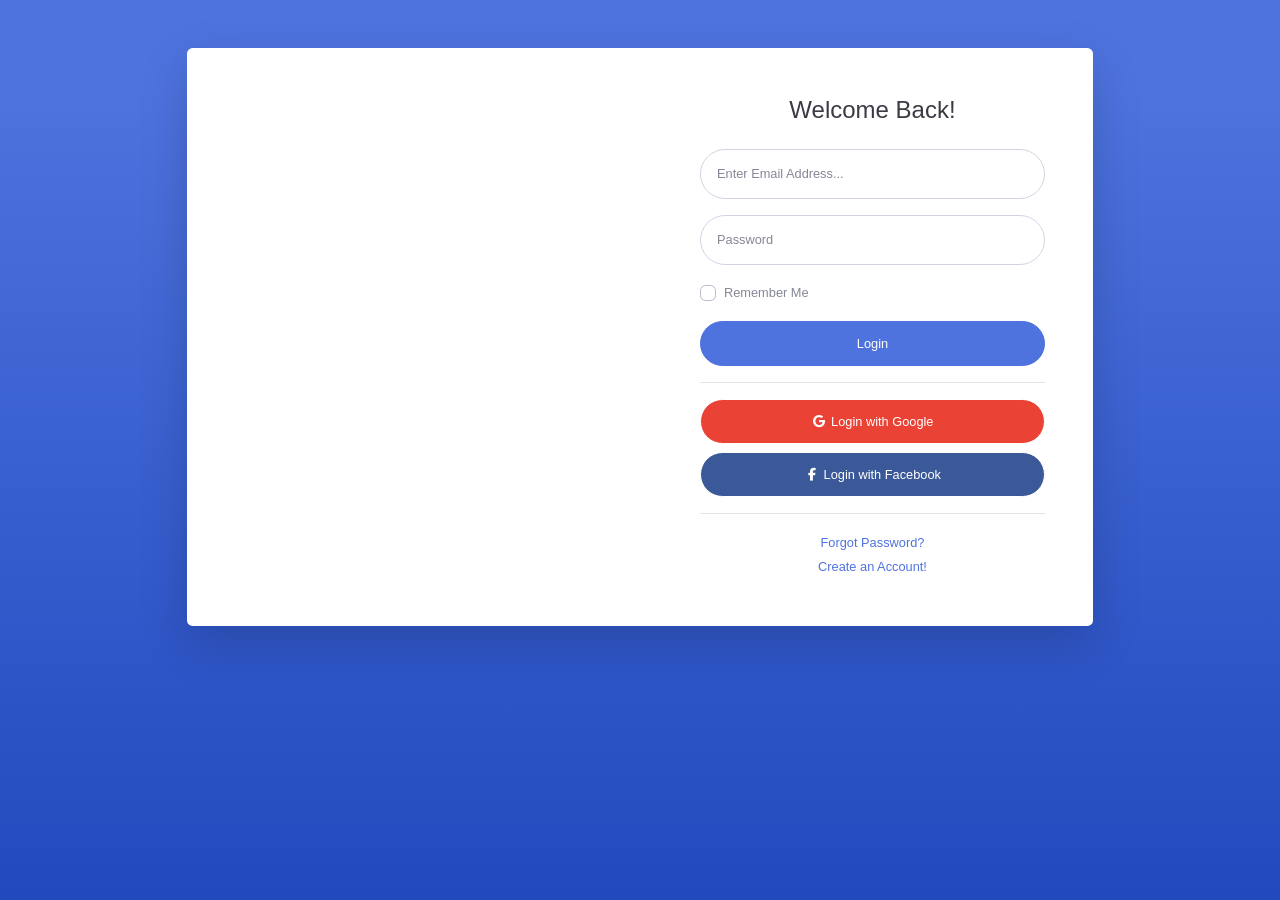
<file: data/login.html>
<!DOCTYPE html>
<html lang="en">

<head>
    <meta charset="utf-8">
    <meta http-equiv="X-UA-Compatible" content="IE=edge">
    <meta name="viewport" content="width=device-width, initial-scale=1, shrink-to-fit=no">
    <meta name="description" content="">
    <meta name="author" content="Aishwarya BC">
    <title>ABC - IOT</title>
    <link rel="icon" type="image/png" href="favicon.ico">
    <link href="fontawesome.min.css" rel="stylesheet" type="text/css">
    <link href="bootstrap.css" rel="stylesheet">
</head>

<body class="bg-gradient-primary">

    <div class="container">

        <!-- Outer Row -->
        <div class="row justify-content-center">

            <div class="col-xl-10 col-lg-12 col-md-9">

                <div class="card o-hidden border-0 shadow-lg my-5">
                    <div class="card-body p-0">
                        <!-- Nested Row within Card Body -->
                        <div class="row">
                            <div class="col-lg-6 d-none d-lg-block bg-login-image"></div>
                            <div class="col-lg-6">
                                <div class="p-5">
                                    <div class="text-center">
                                        <h1 class="h4 text-gray-900 mb-4">Welcome Back!</h1>
                                    </div>
                                    <form class="user">
                                        <div class="form-group">
                                            <input type="email" class="form-control form-control-user"
                                                id="exampleInputEmail" aria-describedby="emailHelp"
                                                placeholder="Enter Email Address...">
                                        </div>
                                        <div class="form-group">
                                            <input type="password" class="form-control form-control-user"
                                                id="exampleInputPassword" placeholder="Password">
                                        </div>
                                        <div class="form-group">
                                            <div class="custom-control custom-checkbox small">
                                                <input type="checkbox" class="custom-control-input" id="customCheck">
                                                <label class="custom-control-label" for="customCheck">Remember
                                                    Me</label>
                                            </div>
                                        </div>
                                        <a href="index.html" class="btn btn-primary btn-user btn-block">
                                            Login
                                        </a>
                                        <hr>
                                        <a href="index.html" class="btn btn-google btn-user btn-block">
                                            <i class="fab fa-google fa-fw"></i> Login with Google
                                        </a>
                                        <a href="index.html" class="btn btn-facebook btn-user btn-block">
                                            <i class="fab fa-facebook-f fa-fw"></i> Login with Facebook
                                        </a>
                                    </form>
                                    <hr>
                                    <div class="text-center">
                                        <a class="small" href="forgot-password.html">Forgot Password?</a>
                                    </div>
                                    <div class="text-center">
                                        <a class="small" href="register.html">Create an Account!</a>
                                    </div>
                                </div>
                            </div>
                        </div>
                    </div>
                </div>

            </div>

        </div>

    </div>

    <script src="jquery.min.js"></script>
    <script src="bootstrap.bundle.min.js"></script>
    <script src="script.js"></script>

</body>

</html>
</file>
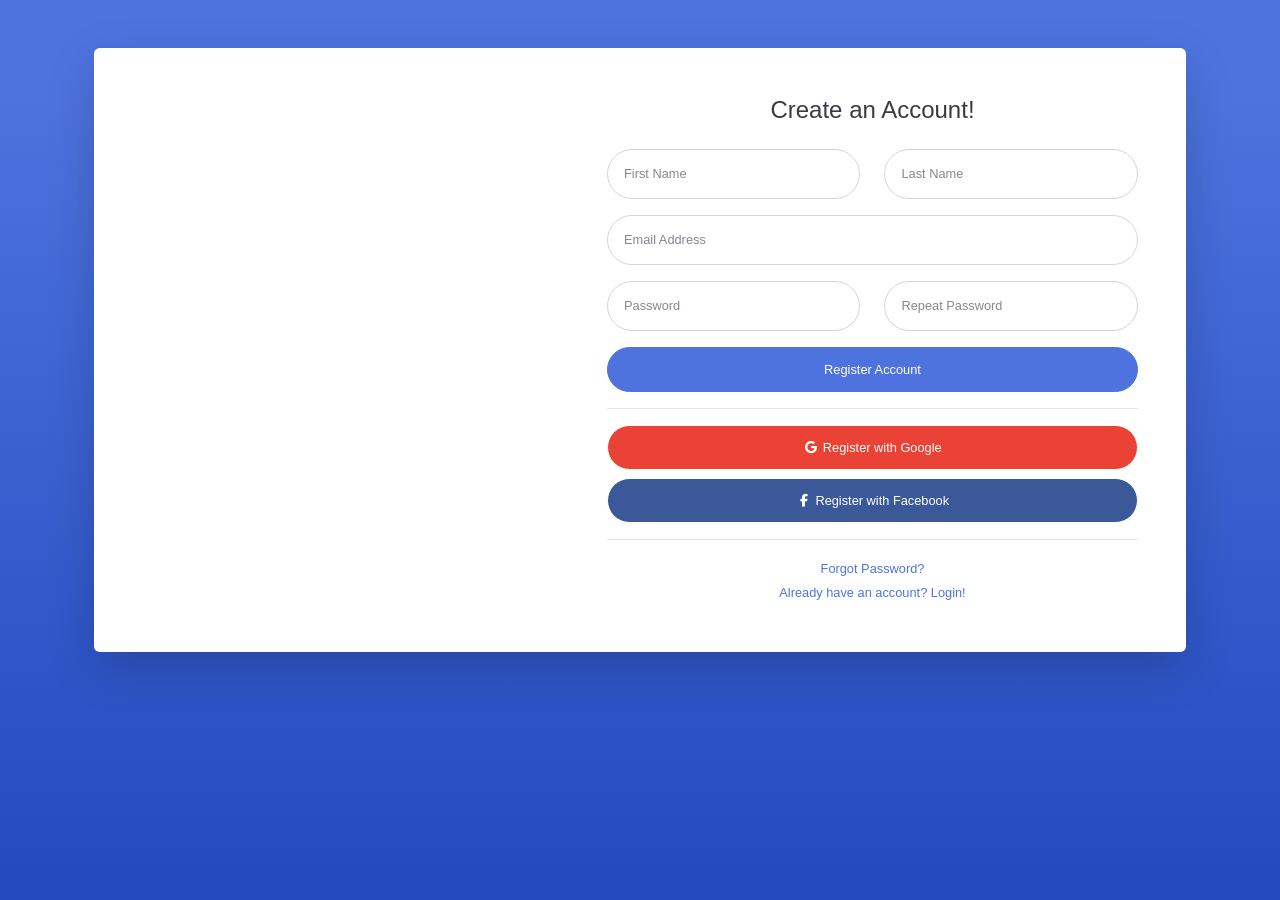
<file: data/register.html>
<!DOCTYPE html>
<html lang="en">

<head>
    <meta charset="utf-8">
    <meta http-equiv="X-UA-Compatible" content="IE=edge">
    <meta name="viewport" content="width=device-width, initial-scale=1, shrink-to-fit=no">
    <meta name="description" content="">
    <meta name="author" content="Aishwarya BC">
    <title>ABC - IOT</title>
    <link rel="icon" type="image/png" href="favicon.ico">
    <link href="fontawesome.min.css" rel="stylesheet" type="text/css">
    <link href="bootstrap.css" rel="stylesheet">
</head>

<body class="bg-gradient-primary">

    <div class="container">

        <div class="card o-hidden border-0 shadow-lg my-5">
            <div class="card-body p-0">
                <!-- Nested Row within Card Body -->
                <div class="row">
                    <div class="col-lg-5 d-none d-lg-block bg-register-image"></div>
                    <div class="col-lg-7">
                        <div class="p-5">
                            <div class="text-center">
                                <h1 class="h4 text-gray-900 mb-4">Create an Account!</h1>
                            </div>
                            <form class="user">
                                <div class="form-group row">
                                    <div class="col-sm-6 mb-3 mb-sm-0">
                                        <input type="text" class="form-control form-control-user" id="exampleFirstName"
                                            placeholder="First Name">
                                    </div>
                                    <div class="col-sm-6">
                                        <input type="text" class="form-control form-control-user" id="exampleLastName"
                                            placeholder="Last Name">
                                    </div>
                                </div>
                                <div class="form-group">
                                    <input type="email" class="form-control form-control-user" id="exampleInputEmail"
                                        placeholder="Email Address">
                                </div>
                                <div class="form-group row">
                                    <div class="col-sm-6 mb-3 mb-sm-0">
                                        <input type="password" class="form-control form-control-user"
                                            id="exampleInputPassword" placeholder="Password">
                                    </div>
                                    <div class="col-sm-6">
                                        <input type="password" class="form-control form-control-user"
                                            id="exampleRepeatPassword" placeholder="Repeat Password">
                                    </div>
                                </div>
                                <a href="login.html" class="btn btn-primary btn-user btn-block">
                                    Register Account
                                </a>
                                <hr>
                                <a href="index.html" class="btn btn-google btn-user btn-block">
                                    <i class="fab fa-google fa-fw"></i> Register with Google
                                </a>
                                <a href="index.html" class="btn btn-facebook btn-user btn-block">
                                    <i class="fab fa-facebook-f fa-fw"></i> Register with Facebook
                                </a>
                            </form>
                            <hr>
                            <div class="text-center">
                                <a class="small" href="forgot-password.html">Forgot Password?</a>
                            </div>
                            <div class="text-center">
                                <a class="small" href="login.html">Already have an account? Login!</a>
                            </div>
                        </div>
                    </div>
                </div>
            </div>
        </div>

    </div>
    <script src="jquery.min.js"></script>
    <script src="bootstrap.bundle.min.js"></script>
    <script src="script.js"></script>

</body>

</html>
</file>
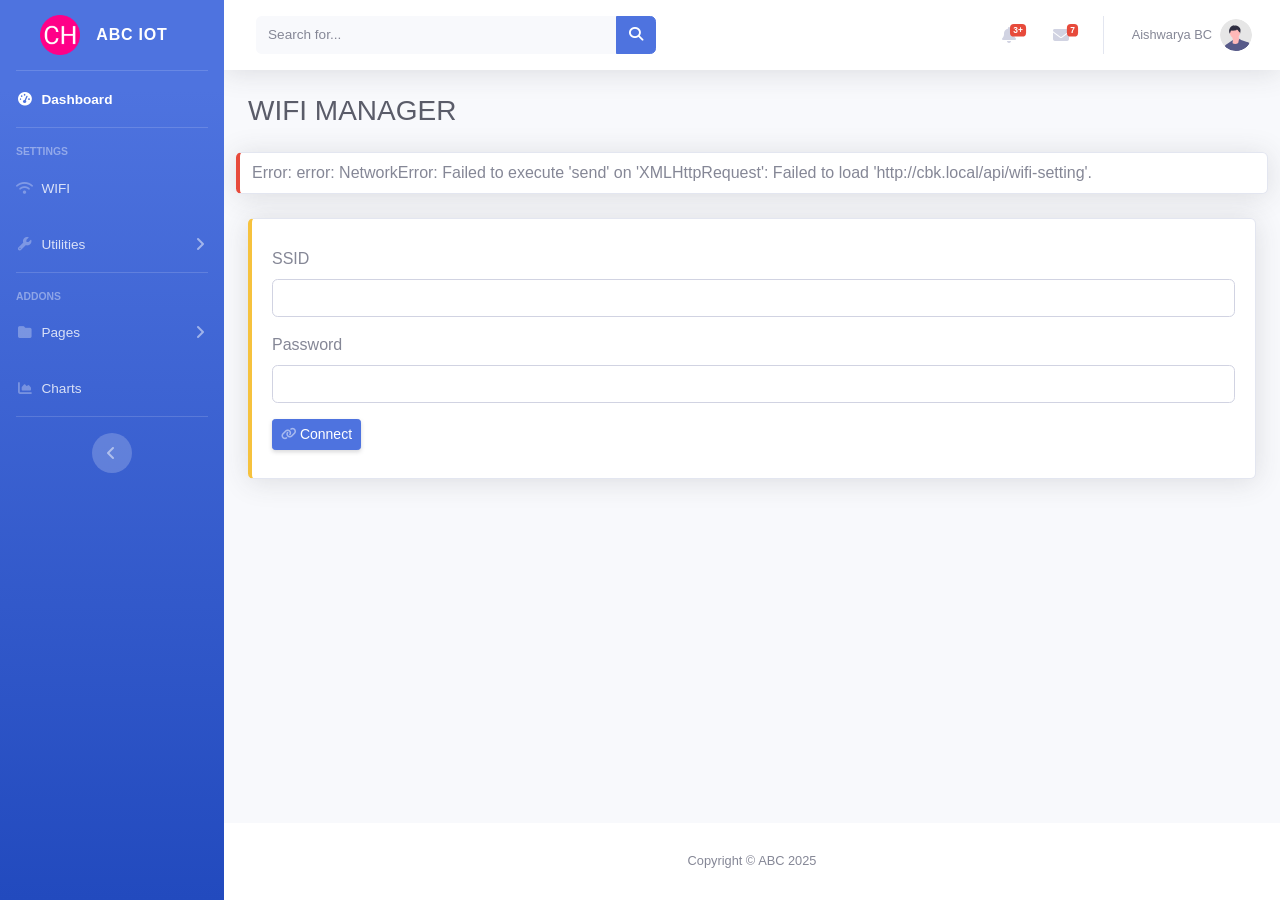
<file: data/wifi.html>
<!DOCTYPE html>
<html lang="en">
<!-- https://www.w3schools.com/howto/tryit.asp?filename=tryhow_html_include_2 -->

<head>
    <meta charset="utf-8">
    <meta http-equiv="X-UA-Compatible" content="IE=edge">
    <meta name="viewport" content="width=device-width, initial-scale=1, shrink-to-fit=no">
    <meta name="description" content="">
    <meta name="author" content="Aishwarya BC">
    <title>ABC - WIFI</title>
    <link rel="icon" type="image/png" href="favicon.ico">
    <link href="fontawesome.min.css" rel="stylesheet" type="text/css">
    <link href="bootstrap.css" rel="stylesheet">
</head>

<body id="page-top">
    <div id="loading-indicator">
        <div class="loading-Icon ">
            <div class="spinner-border text-primary" role="status">
                <span class="sr-only">Loading...</span>
            </div>
            <h3 class="loading-text"> Loading..</h3>
        </div>
    </div>

    <!-- Page Wrapper -->
    <div id="wrapper">

        <!-- Sidebar -->
        <div w3-include-html="sidebar.html"></div>
        <!-- End of Sidebar -->

        <!-- Content Wrapper -->
        <div id="content-wrapper" class="d-flex flex-column">

            <!-- Main Content -->
            <div id="content">

                <!-- Topbar -->
                <div w3-include-html="header.html"></div>
                <!-- End of Topbar -->

                <!-- Begin Page Content -->
                <div class="container-fluid">

                    <!-- Page Heading -->
                    <div class="d-sm-flex align-items-center justify-content-between mb-4">
                        <h1 class="h3 mb-0 text-gray-800">WIFI MANAGER</h1>
                    </div>
                    <div class="row card border-left-danger shadow h-100 py-2 mb-4" id="MessageBox">
                        <div class="col mr-4 align-items-center" id="MessageBoxMessage">
                            Error
                        </div>
                    </div>
                    <!-- Content Row -->
                    <div class="card border-left-warning shadow h-100 py-2">
                        <div class="card-body">
                            <div class="row">
                                <div class="col mb-3">
                                    <label for="WifiSsid" class="form-label">SSID</label>
                                    <input class="form-control" id="WifiSsid" />
                                </div>
                            </div>
                            <div class="row">
                                <div class="col mb-3">
                                    <label for="WifiPassword" class="form-label">Password</label>
                                    <input type="password" class="form-control" id="WifiPassword" />
                                </div>
                            </div>
                            <div class="row">
                                <div class="col">
                                    <button id="ConnectButton" class="btn btn-sm btn-primary shadow-sm"><i
                                            class="fas fa-link fa-sm text-white-50"></i> Connect</button>
                                </div>
                            </div>
                        </div>
                    </div>
                </div>
                <!-- /.container-fluid -->

            </div>
            <!-- End of Main Content -->

            <!-- Footer -->
            <div w3-include-html="footer.html"></div>
            <!-- End of Footer -->

        </div>
        <!-- End of Content Wrapper -->

    </div>
    <!-- End of Page Wrapper -->

    <!-- Scroll to Top Button-->
    <a class="scroll-to-top rounded" href="#page-top">
        <i class="fas fa-angle-up"></i>
    </a>

    <!-- Logout Modal-->
    <div w3-include-html="LogoutDialog.html"></div>
    <script src="jquery.min.js"></script>
    <script src="bootstrap.bundle.min.js"></script>
    <script src="script.js"></script>
    <script>includeHTML();</script>
    <script src="wifi.js"></script>
</body>

</html>
</file>
